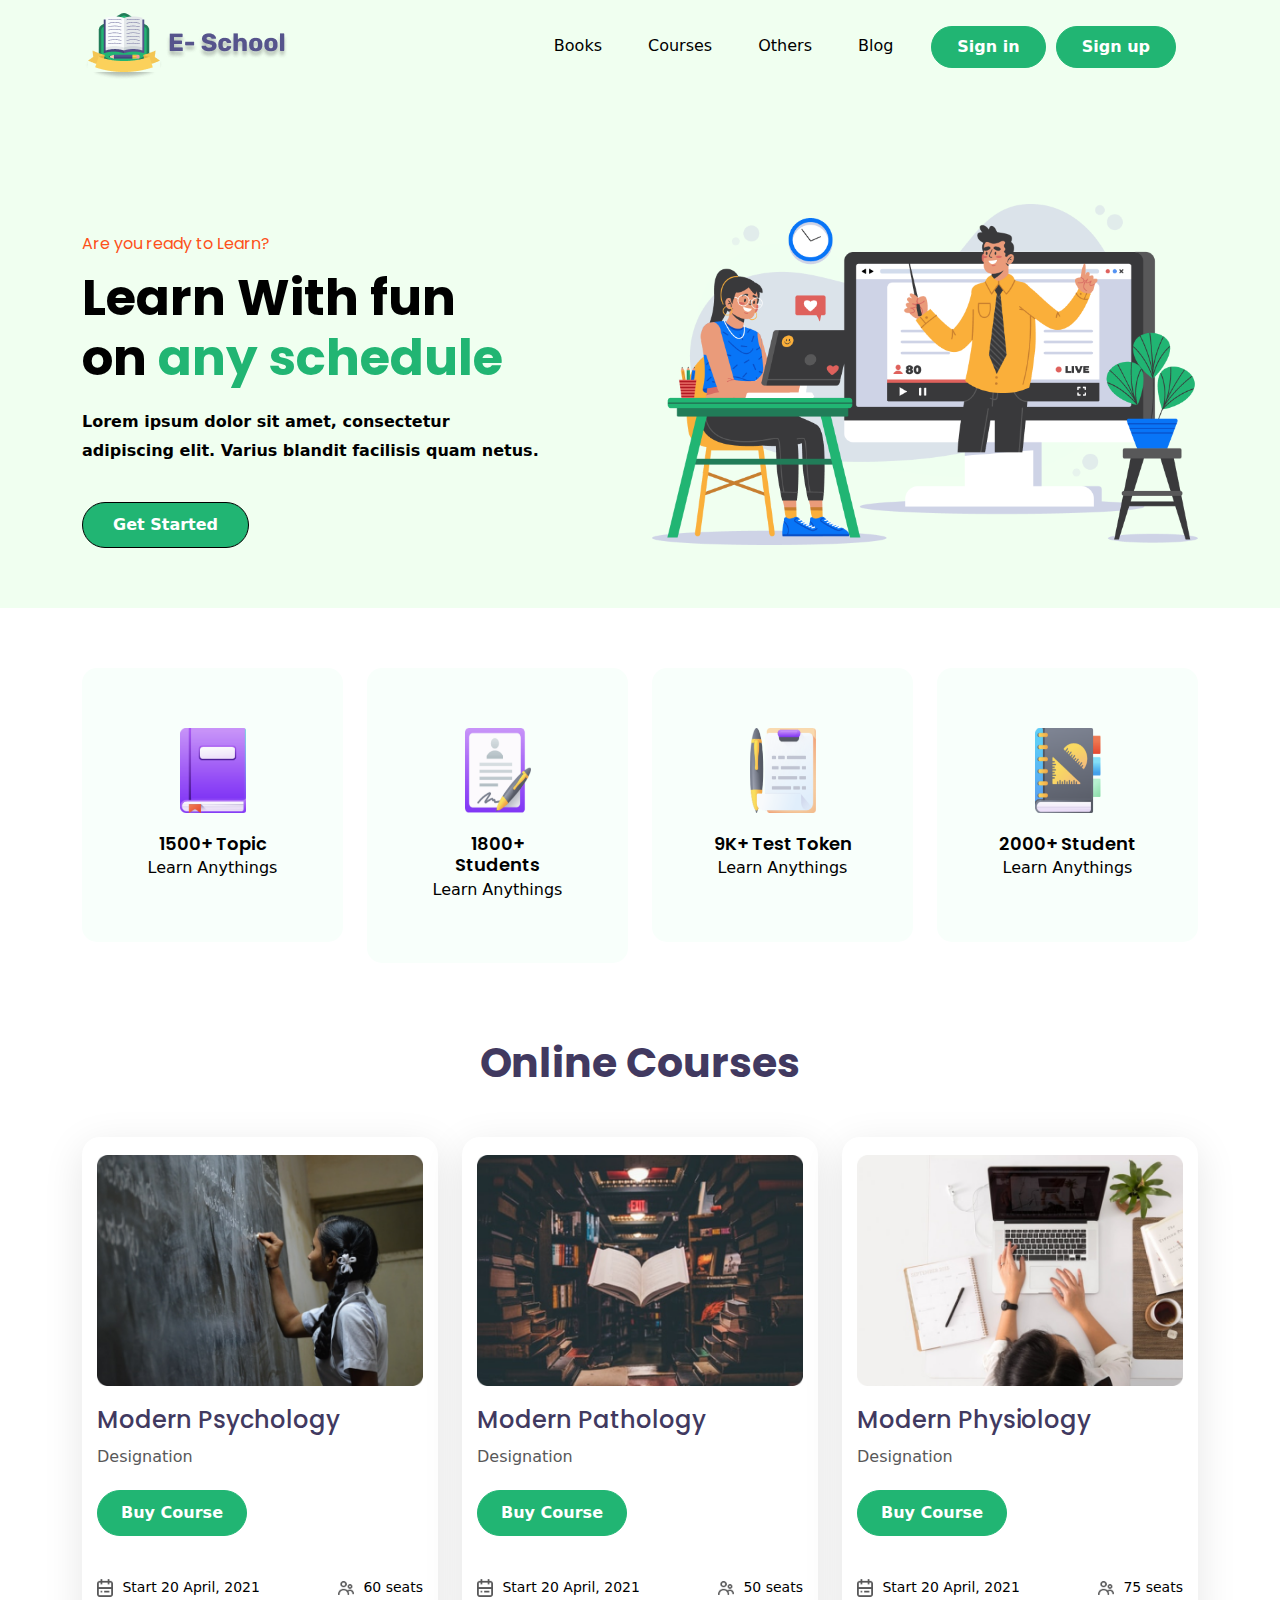
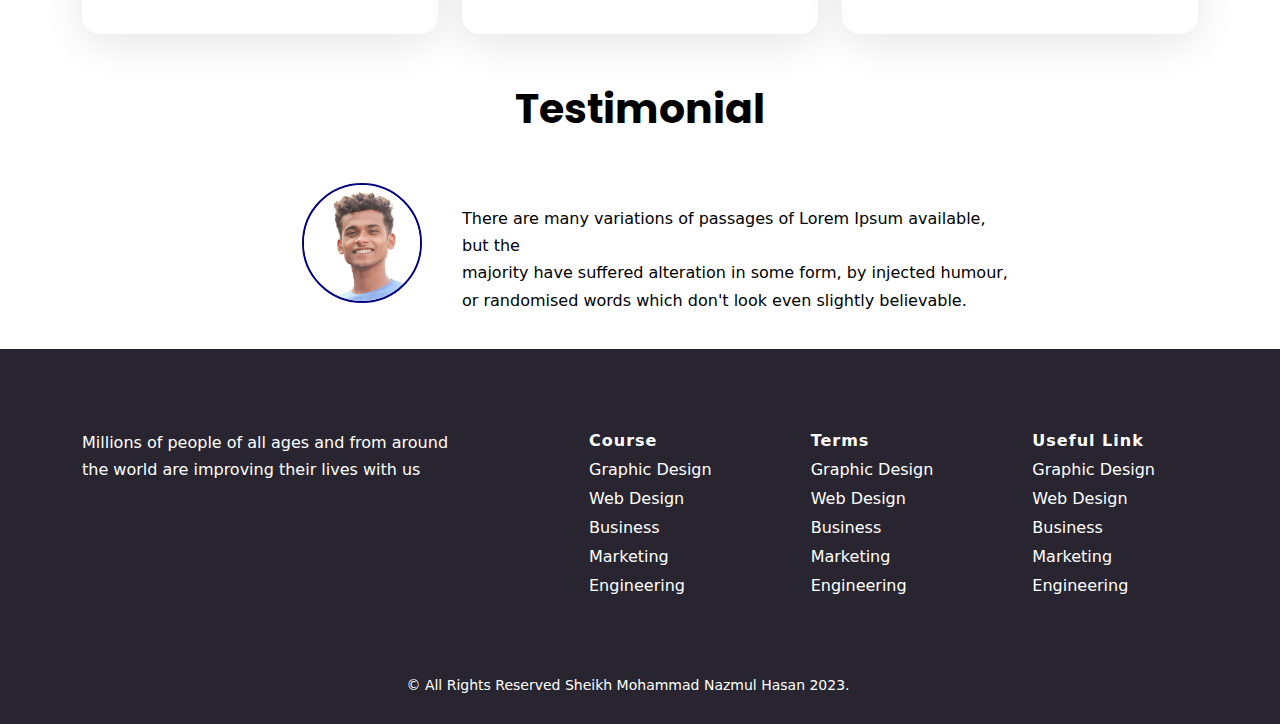
<file: index.html>
<!DOCTYPE html>
<!--Coding By Sheikh Mohammad Nazmul Hasan | www.freelancrnazmul.net-->
<!--https://www.github.com/mdnazmul42726/-->
<html lang="en">

<head>
    <meta charset="utf-8">
    <meta name="viewport" content="width=device-width, initial-scale=1">
    <title>E-School | Home</title>
    <link rel="icon" type="image" href="images/logo.png">
    <!-- style.css linking here -->
    <link rel="stylesheet" href="css/style.css">
    <!-- bootstrap.min.css linking here -->
    <link href="https://cdn.jsdelivr.net/npm/bootstrap@5.3.0/dist/css/bootstrap.min.css" rel="stylesheet">
    <!-- fontfamily linking here -->
    <link href="https://fonts.googleapis.com/css2?family=Poppins:wght@100;200;300;400;500;600;700;800;900&display=swap" rel="stylesheet">
    <!-- responsive.css linking here -->
    <link rel="stylesheet" href="css/responsive.css">
</head>

<body>
    <!-- header strt -->
    <header class="header">
        <!-- nav strt -->
        <div class="xx" style=" background:">
            <div class="container" id="xxxv">
                <nav class="navbar navbar-expand-lg">
                    <div class="container">
                        <a class="navbar-brand" href="index.html">
                            <img src="images/logo.png" alt="Logo">
                        </a>
                        <button class="navbar-toggler" type="button" data-bs-toggle="collapse" data-bs-target="#navbarSupportedContent" aria-controls="navbarSupportedContent" aria-expanded="false" aria-label="Toggle navigation">
                            <span class="navbar-toggler-icon"></span>
                        </button>
                        <div class="collapse navbar-collapse" id="navbarSupportedContent">
                            <ul class="navbar-nav ms-auto mb-2 mb-lg-0">
                                <li class="nav-item">
                                    <a class="nav-link active" aria-current="page" href="#feature">Books</a>
                                </li>
                                <li class="nav-item">
                                    <a class="nav-link" href="#courses">Courses</a>
                                </li>
                                <li class="nav-item">
                                    <a class="nav-link" href="#Testimonial">Others</a>
                                </li>
                                <li class="nav-item">
                                    <a class="nav-link" href="#footer" style="margin-right: 30px">Blog</a>
                                </li>
                                <li class="nav-item">
                                    <a class="btn btn-success" href="login.html" target="_blank" style="margin-right: 5px">Sign in</a>
                                    <a class="btn btn-success" href="SingUp.html" target="_blank">Sign up</a>
                                </li>
                            </ul>
                        </div>
                    </div>
                </nav>
            </div>
        </div>

        <!-- nav end -->
        <!-- banner strt -->
        <div class="banner">
            <div class="container">
                <div class="row">
                    <div class="col-xl-6">
                        <br><br><br> <br><br><br>
                        <div class="inner-banner">

                            <h4>Are you ready to Learn?</h4>
                            <h1>Learn With fun <br> on <span>any schedule</span></h1>
                            <p>Lorem ipsum dolor sit amet, consectetur <br> adipiscing elit. Varius blandit facilisis quam netus.</p>
                            <a href="#" class="btn btn-success">Get Started</a>
                        </div>
                    </div>
                    <div class="col-xl-6">
                        <br><br><br> <br><br><br>
                        <img src="images/banner.png" alt="banner" class="img-fluid">
                    </div>
                </div>
            </div>
        </div>
        <!-- banner end -->
    </header>
    <!-- header end -->
    <!-- feature strt -->
    <section class="feature" id="feature">
        <div class="container">
            <div class="row">
                <div class="col-xl-3">
                    <div class="inner-feature">
                        <img src="images/f1.png" alt="">
                        <h4>1500+ Topic</h4>
                        <p>Learn Anythings</p>
                    </div>
                </div>
                <div class="col-xl-3">
                    <div class="inner-feature">
                        <img src="images/f2.png" alt="">
                        <h4>1800+ Students</h4>
                        <p>Learn Anythings</p>
                    </div>
                </div>
                <div class="col-xl-3">
                    <div class="inner-feature">
                        <img src="images/f3.png" alt="">
                        <h4>9K+ Test Token</h4>
                        <p>Learn Anythings</p>
                    </div>
                </div>
                <div class="col-xl-3">
                    <div class="inner-feature">
                        <img src="images/f4.png" alt="">
                        <h4>2000+ Student</h4>
                        <p>Learn Anythings</p>
                    </div>
                </div>
            </div>
        </div>
    </section>
    <!-- feature end -->
    <!-- courses section strt -->
    <section class="courses" id="courses">
        <div class="container">
            <div class="row">
                <div class="col-xl-12">
                    <h1>Online Courses</h1>
                </div>
            </div>
            <div class="row">
                <div class="col-lg-4">
                    <div class="card">
                        <img src="images/c1.png" class="card-img-top" alt="...">
                        <div class="card-body">
                            <h4 class="card-title">Modern Psychology</h4>
                            <p class="card-text">Designation</p>
                            <a href="#" class="btn btn-success">Buy Course</a>
                            <div class="row">
                                <div class="col-7">
                                    <p class="info">
                                        <img src="images/cl.png" alt=""> Start 20 April, 2021
                                    </p>
                                </div>
                                <div class="col-5">
                                    <p class="info text-right">
                                        <img src="images/ppl.png" alt=""> 60 seats
                                    </p>
                                </div>
                            </div>
                        </div>
                    </div>
                </div>
                <div class="col-lg-4">
                    <div class="card">
                        <img src="images/c2.png" class="card-img-top" alt="...">
                        <div class="card-body">
                            <h4 class="card-title">Modern Pathology</h4>
                            <p class="card-text">Designation</p>
                            <a href="#" class="btn btn-success">Buy Course</a>
                            <div class="row">
                                <div class="col-7">
                                    <p class="info">
                                        <img src="images/cl.png" alt=""> Start 20 April, 2021
                                    </p>
                                </div>
                                <div class="col-5">
                                    <p class="info text-right">
                                        <img src="images/ppl.png" alt=""> 50 seats
                                    </p>
                                </div>
                            </div>
                        </div>
                    </div>
                </div>
                <div class="col-lg-4">
                    <div class="card">
                        <img src="images/c3.png" class="card-img-top" alt="...">
                        <div class="card-body">
                            <h4 class="card-title">Modern Physiology</h4>
                            <p class="card-text">Designation</p>
                            <a href="#" class="btn btn-success">Buy Course</a>
                            <div class="row">
                                <div class="col-7">
                                    <p class="info">
                                        <img src="images/cl.png" alt=""> Start 20 April, 2021
                                    </p>
                                </div>
                                <div class="col-5">
                                    <p class="info text-right">
                                        <img src="images/ppl.png" alt=""> 75 seats
                                    </p>
                                </div>
                            </div>
                        </div>
                    </div>
                </div>
            </div>
        </div>
    </section>
    <!-- courses section end -->
    <!-- testimonial strt -->
    <section class="testimonial" id="Testimonial">
        <div class="container">
            <div class="row">
                <div class="col-xl-12">
                    <h1>Testimonial</h1>
                </div>
            </div>
            <div class="row">
                <div class="col-xl-8 offset-xl-2">
                    <div class="row">
                        <div class="col-3">
                            <img src="images/icon.png" alt="" class="client-img" style="border: 2px solid navy">
                        </div>
                        <div class="col-9">
                            <p>There are many variations of passages of Lorem Ipsum available, but the <br>majority have suffered alteration in some form, by injected humour,<br>or randomised words which don't look even slightly believable.</p>
                        </div>
                    </div>
                </div>
            </div>
        </div>
    </section>
    <!--  testimonial end -->
    <!-- footer strt -->
    <footer class="footer" id="footer">
        <div class="container">
            <div class="row">
                <div class="col-xl-5">
                    <p>Millions of people of all ages and from around <br> the world are improving their lives with us</p>
                </div>
                <div class="col-xl-7">
                    <div class="row">
                        <div class="col-lg-4">
                            <div class="widget">
                                <ul>
                                    <li><a href="#" class="active">Course</a></li>
                                    <li><a href="#">Graphic Design</a></li>
                                    <li><a href="#">Web Design</a></li>
                                    <li><a href="#">Business</a></li>
                                    <li><a href="#">Marketing</a></li>
                                    <li><a href="#">Engineering</a></li>
                                </ul>
                            </div>
                        </div>
                        <div class="col-lg-4">
                            <div class="widget">
                                <ul>
                                    <li><a href="#" class="active">Terms</a></li>
                                    <li><a href="#">Graphic Design</a></li>
                                    <li><a href="#">Web Design</a></li>
                                    <li><a href="#">Business</a></li>
                                    <li><a href="#">Marketing</a></li>
                                    <li><a href="#">Engineering</a></li>
                                </ul>
                            </div>
                        </div>
                        <div class="col-lg-4">
                            <div class="widget">
                                <ul>
                                    <li><a href="#" class="active">Useful Link</a></li>
                                    <li><a href="#">Graphic Design</a></li>
                                    <li><a href="#">Web Design</a></li>
                                    <li><a href="#">Business</a></li>
                                    <li><a href="#">Marketing</a></li>
                                    <li><a href="#">Engineering</a></li>
                                </ul>
                            </div>
                        </div>
                    </div>
                </div>
                <div class="row">
                    <div class="col-xl-12">
                        <p class="copyright"> &copy; All Rights Reserved Sheikh Mohammad Nazmul Hasan 2023.</p>
                    </div>
                </div>
            </div>
        </div>
    </footer>
    <!-- footer end -->
    <!--bootstrap.bundle.min.js linking here-->
    <script src="https://cdn.jsdelivr.net/npm/bootstrap@5.3.0/dist/js/bootstrap.bundle.min.js"></script>
</body></html>
</file>
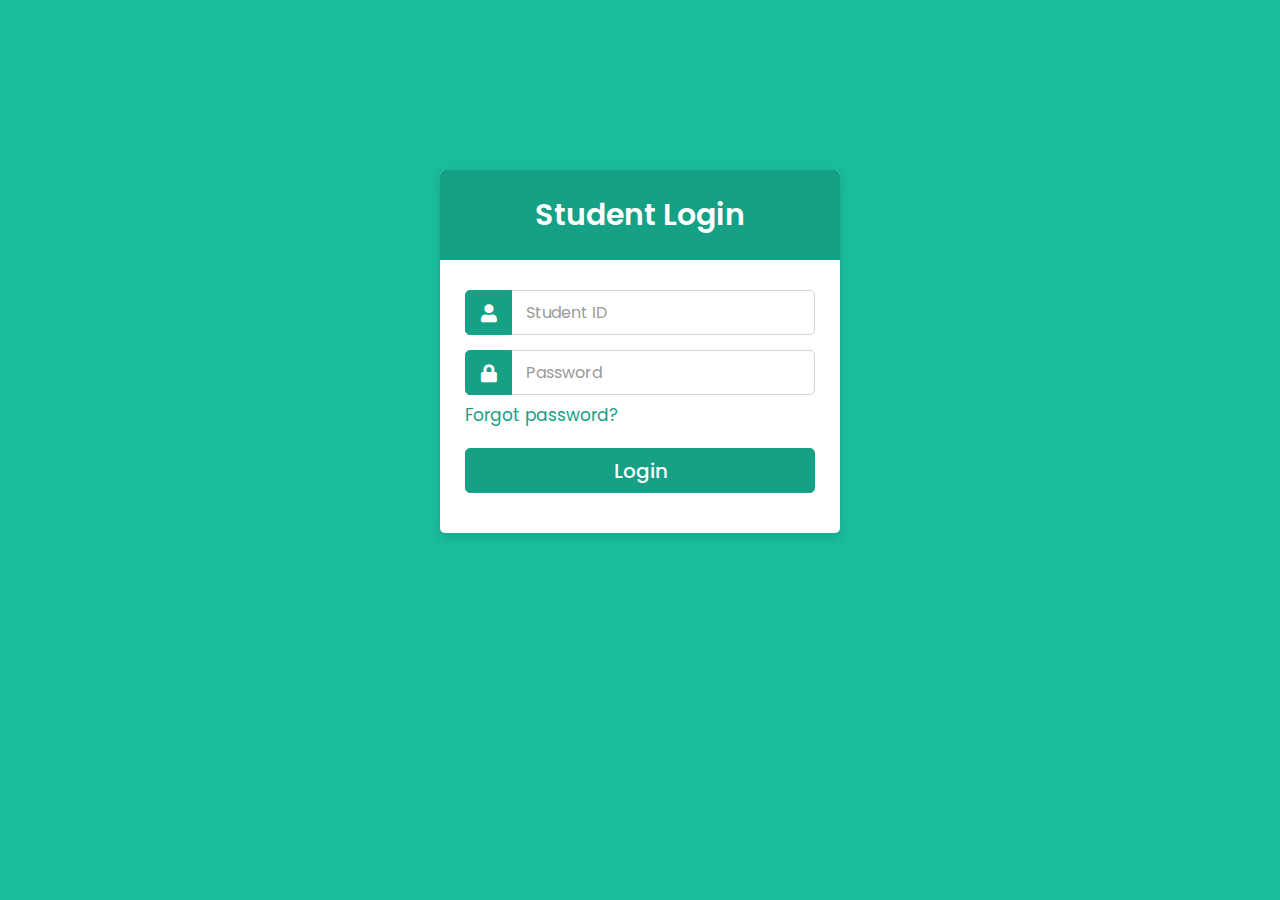
<file: login.html>
<!DOCTYPE html>
<!-- Coding By Sheikh Mohammad Nazmul Hasan | www.freelancernazmul.net-->
<html lang="en" dir="ltr">
  <head>
    <meta charset="utf-8">
    <meta name="viewport" content="width=device-width, initial-scale=1.0">
    <title> Student Login</title>
    <link rel="stylesheet" href="css/login.css">
    <link rel="stylesheet" href="https://cdnjs.cloudflare.com/ajax/libs/font-awesome/5.15.2/css/all.min.css" />
</head>

<body>
    <div class="container">
        <div class="wrapper">
            <div class="title"><span> Student Login</span></div>
            <form action="#">
                <div class="row">
                    <i class="fas fa-user"></i>
                    <input type="text" placeholder="Student ID" required>
                </div>
                <div class="row">
                    <i class="fas fa-lock"></i>
                    <input type="password" placeholder="Password" required>
                </div>
                <div class="pass"><a href="#">Forgot password?</a></div>
                <div class="row button">
                    <input type="submit" value="Login">
                    <!-- <a href="" style="text-decoration: none; float: left; background: #13876F; margin-top: 8px; border-radius: 3px; color: #fff;"> &nbsp; Back &nbsp;</a>-->
                </div>

            </form>
        </div>
    </div>

</body></html>
</file>
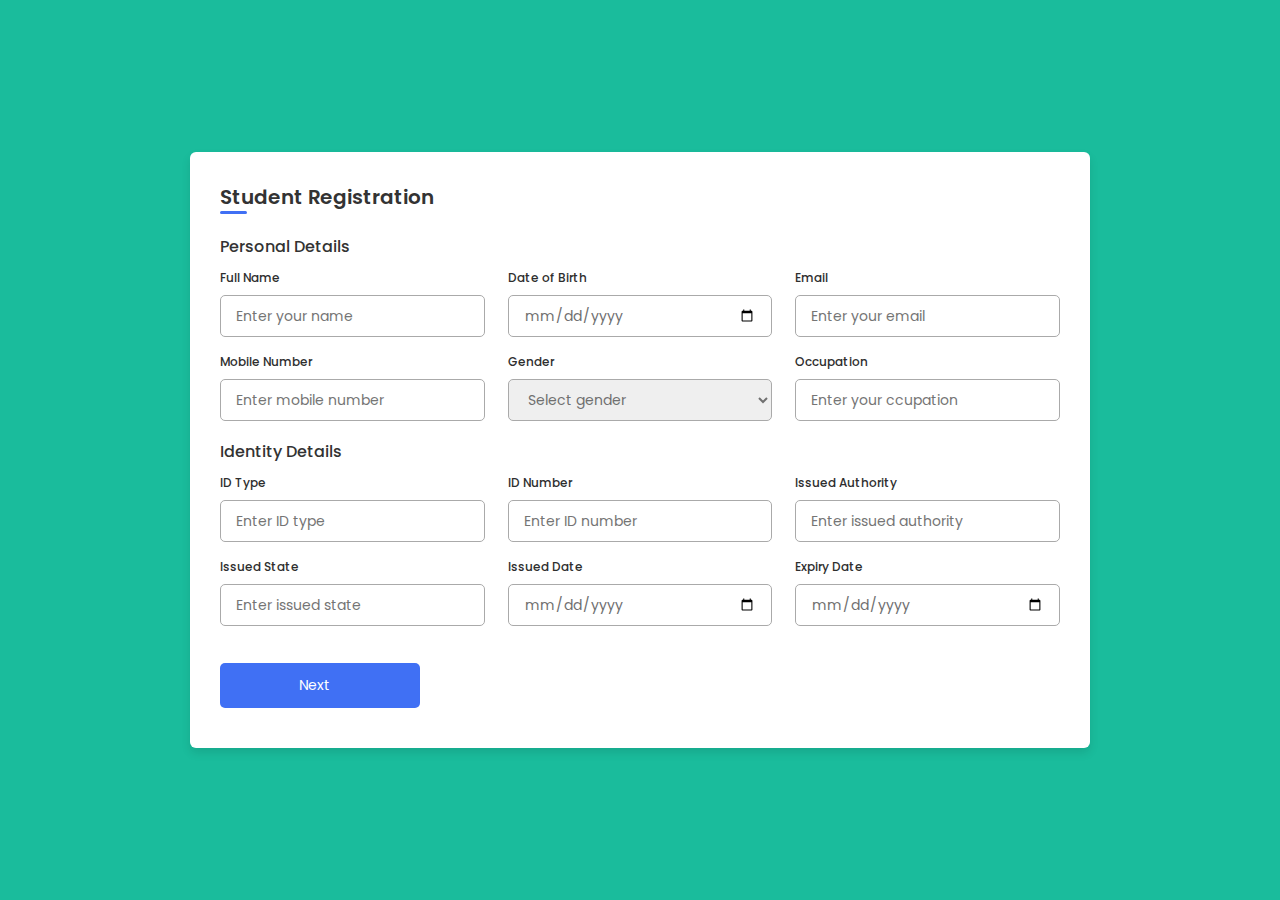
<file: SingUp.html>
<!DOCTYPE html>
<!--=== Coding By Sheikh Mohammad Nazmul Hasan === -->
<html lang="en">
<head>
    <meta charset="UTF-8">
    <meta http-equiv="X-UA-Compatible" content="IE=edge">
    <meta name="viewport" content="width=device-width, initial-scale=1.0">

    <!----======== CSS ======== -->
    <link rel="stylesheet" href="css/SingUp.css">

    <!----===== Iconscout CSS ===== -->
    <link rel="stylesheet" href="https://unicons.iconscout.com/release/v4.0.0/css/line.css">

    <title> Student Regisration </title>
</head>

<body>
    <div class="container">
        <header>Student Registration</header>

        <form action="#">
            <div class="form first">
                <div class="details personal">
                    <span class="title">Personal Details</span>

                    <div class="fields">
                        <div class="input-field">
                            <label>Full Name</label>
                            <input type="text" placeholder="Enter your name" required>
                        </div>

                        <div class="input-field">
                            <label>Date of Birth</label>
                            <input type="date" placeholder="Enter birth date" required>
                        </div>

                        <div class="input-field">
                            <label>Email</label>
                            <input type="text" placeholder="Enter your email" required>
                        </div>

                        <div class="input-field">
                            <label>Mobile Number</label>
                            <input type="number" placeholder="Enter mobile number" required>
                        </div>

                        <div class="input-field">
                            <label>Gender</label>
                            <select required>
                                <option disabled selected>Select gender</option>
                                <option>Male</option>
                                <option>Female</option>
                                <option>Others</option>
                            </select>
                        </div>

                        <div class="input-field">
                            <label>Occupation</label>
                            <input type="text" placeholder="Enter your ccupation" required>
                        </div>
                    </div>
                </div>

                <div class="details ID">
                    <span class="title">Identity Details</span>

                    <div class="fields">
                        <div class="input-field">
                            <label>ID Type</label>
                            <input type="text" placeholder="Enter ID type" required>
                        </div>

                        <div class="input-field">
                            <label>ID Number</label>
                            <input type="number" placeholder="Enter ID number" required>
                        </div>

                        <div class="input-field">
                            <label>Issued Authority</label>
                            <input type="text" placeholder="Enter issued authority" required>
                        </div>

                        <div class="input-field">
                            <label>Issued State</label>
                            <input type="text" placeholder="Enter issued state" required>
                        </div>

                        <div class="input-field">
                            <label>Issued Date</label>
                            <input type="date" placeholder="Enter your issued date" required>
                        </div>

                        <div class="input-field">
                            <label>Expiry Date</label>
                            <input type="date" placeholder="Enter expiry date" required>
                        </div>
                    </div>

                    <button class="nextBtn">
                        <span class="btnText">Next</span>
                        <i class="uil uil-navigator"></i>
                    </button>
                </div>
            </div>

            <div class="form second">
                <div class="details address">
                    <span class="title">Address Details</span>

                    <div class="fields">
                        <div class="input-field">
                            <label>Address Type</label>
                            <input type="text" placeholder="Permanent or Temporary" required>
                        </div>

                        <div class="input-field">
                            <label>Nationality</label>
                            <input type="text" placeholder="Enter nationality" required>
                        </div>

                        <div class="input-field">
                            <label>State</label>
                            <input type="text" placeholder="Enter your state" required>
                        </div>

                        <div class="input-field">
                            <label>District</label>
                            <input type="text" placeholder="Enter your district" required>
                        </div>

                        <div class="input-field">
                            <label>Block Number</label>
                            <input type="number" placeholder="Enter block number" required>
                        </div>

                        <div class="input-field">
                            <label>Ward Number</label>
                            <input type="number" placeholder="Enter ward number" required>
                        </div>
                    </div>
                </div>

                <div class="details family">
                    <span class="title">Family Details</span>

                    <div class="fields">
                        <div class="input-field">
                            <label>Father Name</label>
                            <input type="text" placeholder="Enter father name" required>
                        </div>

                        <div class="input-field">
                            <label>Mother Name</label>
                            <input type="text" placeholder="Enter mother name" required>
                        </div>

                        <div class="input-field">
                            <label>Grandfather</label>
                            <input type="text" placeholder="Enter grandfther name" required>
                        </div>

                        <div class="input-field">
                            <label>Spouse Name</label>
                            <input type="text" placeholder="Enter spouse name" required>
                        </div>

                        <div class="input-field">
                            <label>Father in Law</label>
                            <input type="text" placeholder="Father in law name" required>
                        </div>

                        <div class="input-field">
                            <label>Mother in Law</label>
                            <input type="text" placeholder="Mother in law name" required>
                        </div>
                    </div>

                    <div class="buttons">
                        <div class="backBtn">
                            <i class="uil uil-navigator"></i>
                            <span class="btnText">Back</span>
                        </div>

                        <button class="sumbit">
                            <span class="btnText">Submit</span>
                            <i class="uil uil-navigator"></i>
                        </button>
                    </div>
                </div>
            </div>
        </form>
    </div>

    <script src="js/script.js"></script>
</body></html>
</file>
<file: css/style.css>
* {
    margin: 0;
    padding: 0;
}

body {
    font-family: 'Poppins', sans-serif;
    font-size: 14px;
    line-height: 1.7em;
}

h1,
h2,
h3,
h4,
h5,
h6 {
    font-family: 'Poppins', sans-serif;
}

a {
    text-decoration: none;
}

a:hover {
    text-decoration: none;
}

.header {
    width: 100%;
    background: #F0FFF0;
}

.header .navbar .navbar-nav .nav-item .nav-link {
    font-size: 16px;
    font-weight: 400;
    text-transform: capitalize;
    margin: 0px 0px 0px 30px;
    color: #000;
    transition: .5s;
}

.header .navbar .navbar-nav .nav-item .nav-link:hover {
    color: #21B573;
}

.header .navbar .navbar-nav .nav-item .nav-link:focus {
    color: #21B573;
}

.header .navbar .navbar-nav .nav-item .btn-success {
    padding: 8px 25px;
    border-radius: 35px;
    font-size: 16px;
    font-weight: 600;
    color: #fff;
    background: #21B573;
    border: 1px solid #21B573;
    transition: .5s;
}

.header .navbar .navbar-nav .nav-item .btn-success:hover {
    color: #21B573;
    background: transparent;
    border: 1px solid #21B573;

}

.header .navbar .navbar-nav .nav-item .btn-success:focus {
    color: #21B573;
    background: transparent;
    border: 1px solid #21B573;
}

.banner {
    width: 100%;
    padding: 60px 0px;
}

.inner-banner {
    width: 100%;
    margin-top: 30px;
}

.banner .inner-banner h4 {
    font-size: 16px;
    line-height: 1.2em;
    font-weight: 400;
    color: #FD511A;
    margin-bottom: 15px;
}

.banner .inner-banner h1 {
    font-size: 50px;
    line-height: 1.2em;
    font-weight: 700;
    color: #000;
    margin-bottom: 20px;
}

.banner .inner-banner h1 span {
    color: #21B573;
}

.banner .inner-banner p {
    font-size: 16px;
    line-height: 1.8em;
    font-weight: 650;
    color: #000;
}

.inner-banner .btn-success {
    display: inline-block;
    padding: 10px 30px;
    border-radius: 35px;
    font-size: 16px;
    font-weight: 600;
    text-transform: capitalize;
    color: #fff;
    background: #21B573;
    border: 1px solid #000;
    margin: 20px 0px 0px 0px;
    transition: .5s;
}

.inner-banner .btn-success:hover {
    color: #21B573;
    background: transparent;
    border: 1px solid #21B573;
}

.inner-banner .btn-success:focus {
    color: #21B573;
    background: transparent;
    border: 1px solid #21B573;
}

.feature {
    width: 100%;
    padding: 60px 0px;
}

.inner-feature {
    width: 100%;
    padding: 60px;
    background: #F8FFFB;
    text-align: center;
    border-radius: 15px;
    transition: .5s;
}

.inner-feature:hover {
    background: #fff;
    box-shadow: 0px 20px 40px rgba(0, 0, 0, 0.1);
}

.inner-feature img {
    width: 66px;
    height: 85px;
    transition: .5s;
}


.inner-feature img:hover {
    width: 80px;
    height: 100px
}

.inner-feature h4 {
    font-size: 18px;
    line-height: 1.2em;
    font-weight: 550;
    color: #000;
    text-transform: capitalize;
    margin: 20px 0px 0px;
}

.inner-feature p {
    font-size: 16px;
    line-height: 1.7em;
    font-weight: 400;
    color: #000;
    margin: 0px 0px 0px;
}

.courses {
    width: 100%;
    padding: 15px 70px;
}

.courses h1 {
    font-size: 41px;
    line-height: 1.2em;
    font-weight: 700;
    text-align: center;
    color: #413960;
    text-transform: capitalize;
    margin: 0px 0px 50px;
}

.courses .card {
    padding: 18px 15px;
    border: 0px;
    box-shadow: 0px 10px 40px rgba(0, 0, 0, 0.1);
    border-radius: 18px;
}

.courses .card .card-body {
    padding: 20px 0px 0px;
}

.courses .card .card-body .card-title {
    font-size: 24px;
    line-height: 1.2em;
    font-weight: 500;
    color: #413960;
    text-transform: capitalize;
}

.courses .card .card-body .card-text {
    font-size: 16px;
    line-height: 1.7em;
    font-weight: 400;
    color: #585859;
    margin: 0px 0px 0px;
}

.courses .card .card-body .btn-success {
    display: inline-block;
    padding: 10px 23px;
    border-radius: 35px;
    font-size: 16px;
    font-weight: 600;
    text-transform: capitalize;
    color: #fff;
    background: #21B573;
    border: 1px solid #21B573;
    margin: 20px 0px 40px;
    transition: .5s;
}

.courses .card .card-body .btn-success:hover {
    color: #21B573;
    background: transparent;
    border: 1px solid #21B573;
}

.courses .card .card-body .btn-success:focus {
    color: #21B573;
    background: transparent;
    border: 1px solid #21B573;
}

.card .card-body .info {
    font-size: 14px;
    line-height: 1.7em;
    color: #000;
    font-weight: 400;
}

.card .card-body .info img {
    width: 16px;
    height: auto;
    margin: 0px 5px 0px 0px;
}

.card .text-right {
    text-align: right;
}

.testimonial {
    width: 100%;
    padding: 35px 70px;
}

.testimonial h1 {
    font-size: 41px;
    line-height: 1.2em;
    font-weight: 700;
    text-align: center;
    color: #000;
    text-transform: capitalize;
    margin: 0px 0px 50px;
}

.testimonial .client-img {
    width: 120px;
    height: 120px;
    border-radius: 100%;
    margin: 0px 0px 0px 30px;
}

.testimonial p {
    font-size: 16px;
    line-height: 1.7em;
    font-weight: 400;
    color: #000;
    margin: 22px 0px 0px;
}

.footer {
    width: 100%;
    padding: 80px 0px 10px;
    background-color: #282531;
}

.footer p {
    font-size: 16px;
    line-height: 1.7em;
    font-weight: 400;
    color: #fff;
}

.footer .widget {
    width: 100%;
    padding: 0px 0px 60px;
}

.footer .widget ul {
    display: block;
}

.footer .widget ul li {
    list-style: none;
    display: block;
}

.footer .widget ul li a {
    display: block;
    text-decoration: none;
    font-size: 16px;
    font-weight: 400;
    color: #fff;
    margin: 0px 0px 5px;
    cursor: pointer;
}

.footer .widget ul li a:hover {
    color: #21B573;
}

.footer .widget ul li a:focus {
    color: #21B573;
}

.footer .widget ul li .active {
    font-size: 16px;
    letter-spacing: 1px;
    font-weight: 750;
}

.footer .copyright {
    font-size: 14px;
    line-height: 1.7em;
    font-weight: 400;
    color: #fff;
    text-align: center;

}


#xxxv {
    position: fixed;
    z-index: 1;
    background: #F0FFF0;
    margin-left: 60px;

}
</file>
<file: css/responsive.css>
/*most of the galaxy fold mobile device code goes here*/

@media (min-width: 279px) and (max-width:319px) {

    /*css strt*/
    .container {
        width: 100%;
        margin: 0px auto;
    }

    .inner-banner {
        width: 100%;
        margin-top: 0px;
        text-align: center;
    }

    .banner .inner-banner h1 {
        font-size: 25px;
        line-height: 1.2em;
        font-weight: 700;
        color: #000;
        margin-bottom: 20px;
    }

    .banner .inner-banner p {
        font-size: 12px;
        line-height: 1.8em;
        font-weight: 650;
        color: #000;
    }

    .inner-banner .btn-success {
        margin: 15px 0px 50px 0px;
    }

    .inner-feature {
        margin-bottom: 15px;
    }

    .courses h1 {
        font-size: 25px;
        line-height: 1.2em;
        font-weight: 700;
    }

    .courses .card {
        margin-bottom: 30px;
    }

    .courses .card .card-body .card-title {
        font-size: 14px;
        line-height: 1.2em;
        font-weight: 500;
        color: #413960;
        text-transform: capitalize;
    }

    .courses .card .card-body .btn-success {
        display: inline-block;
        padding: 5px 13px;
        border-radius: 35px;
        font-size: 12px;
        font-weight: 600;
        text-transform: capitalize;
        color: #fff;
        background: #21B573;
        border: 1px solid #21B573;
        margin: 20px 0px 40px;
        transition: 1.5s;
    }

    .card .card-body .info {
        font-size: 9px;
        line-height: 1.7em;
        color: #000;
        font-weight: 400;
    }

    .card .card-body .info img {
        width: 10px;
        height: auto;
        margin: 0px 0px 0px 0px;
    }

    .card .text-right {
        text-align: left;
    }

    .testimonial h1 {
        font-size: 25px;
        line-height: 1.2em;
        font-weight: 700;
    }

    .testimonial .client-img {
        margin: 0px 0px 0px 0px;
    }

    .testimonial p {
        font-size: 16px;
        line-height: 1.7em;
        font-weight: 400;
        color: #000;
        margin: 120px 0px 0px;
    }

    /*css end*/
}

/*most of the smart phone or mobile device code goes here*/

@media (min-width: 320px) and (max-width:480px) {

    /*css strt*/
    .container {
        width: 100%;
        margin: 0px auto;
    }

    .inner-banner {
        width: 100%;
        margin-top: 0px;
        text-align: center;
    }

    .banner .inner-banner h1 {
        font-size: 30px;
        line-height: 1.2em;
        font-weight: 700;
        color: #000;
        margin-bottom: 20px;
    }

    .banner .inner-banner p {
        font-size: 14px;
        line-height: 1.8em;
        font-weight: 650;
        color: #000;
    }

    .inner-banner .btn-success {
        margin: 15px 0px 50px 0px;
    }

    .inner-feature {
        margin-bottom: 15px;
    }

    .courses h1 {
        font-size: 25px;
        line-height: 1.2em;
        font-weight: 700;
    }

    .courses .card {
        margin-bottom: 30px;
    }

    .testimonial h1 {
        font-size: 25px;
        line-height: 1.2em;
        font-weight: 700;
    }

    .testimonial .client-img {
        margin: 0px 0px 0px 30px;
    }

    .testimonial p {
        font-size: 16px;
        line-height: 1.7em;
        font-weight: 400;
        color: #000;
        margin: 140px 0px 0px;
    }

    .navbar-toggler {
        margin-right: 20px;
        font-size: 15px
    }

    #xxxv {
        position: fixed;
        z-index: 1;
        background: #F0FFF0;
        margin-left: 0px;

    }

    /*css end*/
}

/*most of the high.r mobile or low.r tab code goes here*/

@media (min-width: 481px) and (max-width:767px) {

    /*css strt*/
    .container {
        width: 100%;
        margin: 0px auto;
    }

    .inner-banner {
        width: 100%;
        margin-top: 0px;
        text-align: center;
    }

    .banner .inner-banner h1 {
        font-size: 30px;
        line-height: 1.2em;
        font-weight: 700;
        color: #000;
        margin-bottom: 20px;
    }

    .banner .inner-banner p {
        font-size: 14px;
        line-height: 1.8em;
        font-weight: 650;
        color: #000;
    }

    .inner-banner .btn-success {
        margin: 15px 0px 50px 0px;
    }

    .inner-feature {
        margin-bottom: 15px;
    }

    .courses h1 {
        font-size: 25px;
        line-height: 1.2em;
        font-weight: 700;
    }

    .courses .card {
        margin-bottom: 30px;
    }

    .testimonial h1 {
        font-size: 25px;
        line-height: 1.2em;
        font-weight: 700;
    }

    .testimonial .client-img {
        margin: 40px 0px 0px 0px;
    }

    .testimonial p {
        font-size: 16px;
        line-height: 1.7em;
        font-weight: 400;
        color: #000;
        margin: 0px 0px 0px 30px;
    }

    .footer p {
        text-align: center;
        margin-bottom: 40px;
    }

    /*css end*/
}

/*most of the tablet,notebook,ipad code goes here*/

@media (min-width: 768px) and (max-width:1024px) {

    /*css strt*/
    .container {
        width: 100%;
        margin: 0px auto;
    }

    .inner-banner {
        width: 100%;
        margin-top: 0px;
        text-align: center;
    }

    .banner .inner-banner p {
        font-size: 16px;
        line-height: 1.8em;
        font-weight: 650;
        color: #000;
    }

    .inner-banner .btn-success {
        margin: 15px 0px 50px 0px;
    }

    .inner-feature {
        margin-bottom: 15px;
    }

    .courses .card {
        margin-bottom: 30px;
    }

    .testimonial p {
        font-size: 14px;
        line-height: 1.7em;
        font-weight: 400;
    }

    .footer p {
        text-align: center;
    }

    /*css end*/
}
</file>
<file: css/login.css>
@import url('https://fonts.googleapis.com/css2?family=Poppins:wght@200;300;400;500;600;700&display=swap');

* {
    margin: 0;
    padding: 0;
    box-sizing: border-box;
    font-family: 'Poppins', sans-serif;
}

body {
    background: #1abc9c;
    overflow: hidden;
}

::selection {
    background: rgba(26, 188, 156, 0.3);
}

.container {
    max-width: 440px;
    padding: 0 20px;
    margin: 170px auto;
}

.wrapper {
    width: 100%;
    background: #fff;
    border-radius: 5px;
    box-shadow: 0px 4px 10px 1px rgba(0, 0, 0, 0.1);
}

.wrapper .title {
    height: 90px;
    background: #16a085;
    border-radius: 5px 5px 0 0;
    color: #fff;
    font-size: 30px;
    font-weight: 600;
    display: flex;
    align-items: center;
    justify-content: center;
}

.wrapper form {
    padding: 30px 25px 25px 25px;
}

.wrapper form .row {
    height: 45px;
    margin-bottom: 15px;
    position: relative;
}

.wrapper form .row input {
    height: 100%;
    width: 100%;
    outline: none;
    padding-left: 60px;
    border-radius: 5px;
    border: 1px solid lightgrey;
    font-size: 16px;
    transition: all 0.3s ease;
}

form .row input:focus {
    border-color: #16a085;
    box-shadow: inset 0px 0px 2px 2px rgba(26, 188, 156, 0.25);
}

form .row input::placeholder {
    color: #999;
}

.wrapper form .row i {
    position: absolute;
    width: 47px;
    height: 100%;
    color: #fff;
    font-size: 18px;
    background: #16a085;
    border: 1px solid #16a085;
    border-radius: 5px 0 0 5px;
    display: flex;
    align-items: center;
    justify-content: center;
}

.wrapper form .pass {
    margin: -8px 0 20px 0;
}

.wrapper form .pass a {
    color: #16a085;
    font-size: 17px;
    text-decoration: none;
}

.wrapper form .pass a:hover {
    text-decoration: underline;
}

.wrapper form .button input {
    color: #fff;
    font-size: 20px;
    font-weight: 500;
    padding-left: 0px;
    background: #16a085;
    border: 1px solid #16a085;
    cursor: pointer;
}

form .button input:hover {
    background: #12876f;
}

.wrapper form .signup-link {
    text-align: center;
    margin-top: 20px;
    font-size: 17px;
}

.wrapper form .signup-link a {
    color: #16a085;
    text-decoration: none;
}

form .signup-link a:hover {
    text-decoration: underline;
}
</file>
<file: css/SingUp.css>
/* ===== Google Font Import - Poppins ===== */
@import url('https://fonts.googleapis.com/css2?family=Poppins:wght@200;300;400;500;600&display=swap');

* {
    margin: 0;
    padding: 0;
    box-sizing: border-box;
    font-family: 'Poppins', sans-serif;
}

body {
    min-height: 100vh;
    display: flex;
    align-items: center;
    justify-content: center;
    background: #1abc9c;
}

.container {
    position: relative;
    max-width: 900px;
    width: 100%;
    border-radius: 6px;
    padding: 30px;
    margin: 0 15px;
    background-color: #fff;
    box-shadow: 0 5px 10px rgba(0, 0, 0, 0.1);
}

.container header {
    position: relative;
    font-size: 20px;
    font-weight: 600;
    color: #333;
}

.container header::before {
    content: "";
    position: absolute;
    left: 0;
    bottom: -2px;
    height: 3px;
    width: 27px;
    border-radius: 8px;
    background-color: #4070f4;
}

.container form {
    position: relative;
    margin-top: 16px;
    min-height: 490px;
    background-color: #fff;
    overflow: hidden;
}

.container form .form {
    position: absolute;
    background-color: #fff;
    transition: 0.3s ease;
}

.container form .form.second {
    opacity: 0;
    pointer-events: none;
    transform: translateX(100%);
}

form.secActive .form.second {
    opacity: 1;
    pointer-events: auto;
    transform: translateX(0);
}

form.secActive .form.first {
    opacity: 0;
    pointer-events: none;
    transform: translateX(-100%);
}

.container form .title {
    display: block;
    margin-bottom: 8px;
    font-size: 16px;
    font-weight: 500;
    margin: 6px 0;
    color: #333;
}

.container form .fields {
    display: flex;
    align-items: center;
    justify-content: space-between;
    flex-wrap: wrap;
}

form .fields .input-field {
    display: flex;
    width: calc(100% / 3 - 15px);
    flex-direction: column;
    margin: 4px 0;
}

.input-field label {
    font-size: 12px;
    font-weight: 500;
    color: #2e2e2e;
}

.input-field input,
select {
    outline: none;
    font-size: 14px;
    font-weight: 400;
    color: #333;
    border-radius: 5px;
    border: 1px solid #aaa;
    padding: 0 15px;
    height: 42px;
    margin: 8px 0;
}

.input-field input :focus,
.input-field select:focus {
    box-shadow: 0 3px 6px rgba(0, 0, 0, 0.13);
}

.input-field select,
.input-field input[type="date"] {
    color: #707070;
}

.input-field input[type="date"]:valid {
    color: #333;
}

.container form button,
.backBtn {
    display: flex;
    align-items: center;
    justify-content: center;
    height: 45px;
    max-width: 200px;
    width: 100%;
    border: none;
    outline: none;
    color: #fff;
    border-radius: 5px;
    margin: 25px 0;
    background-color: #4070f4;
    transition: all 0.3s linear;
    cursor: pointer;
}

.container form .btnText {
    font-size: 14px;
    font-weight: 400;
}

form button:hover {
    background-color: #265df2;
}

form button i,
form .backBtn i {
    margin: 0 6px;
}

form .backBtn i {
    transform: rotate(180deg);
}

form .buttons {
    display: flex;
    align-items: center;
}

form .buttons button,
.backBtn {
    margin-right: 14px;
}

@media (max-width: 750px) {
    .container form {
        overflow-y: scroll;
    }

    .container form::-webkit-scrollbar {
        display: none;
    }

    form .fields .input-field {
        width: calc(100% / 2 - 15px);
    }
}

@media (max-width: 550px) {
    form .fields .input-field {
        width: 100%;
    }
}
</file>
